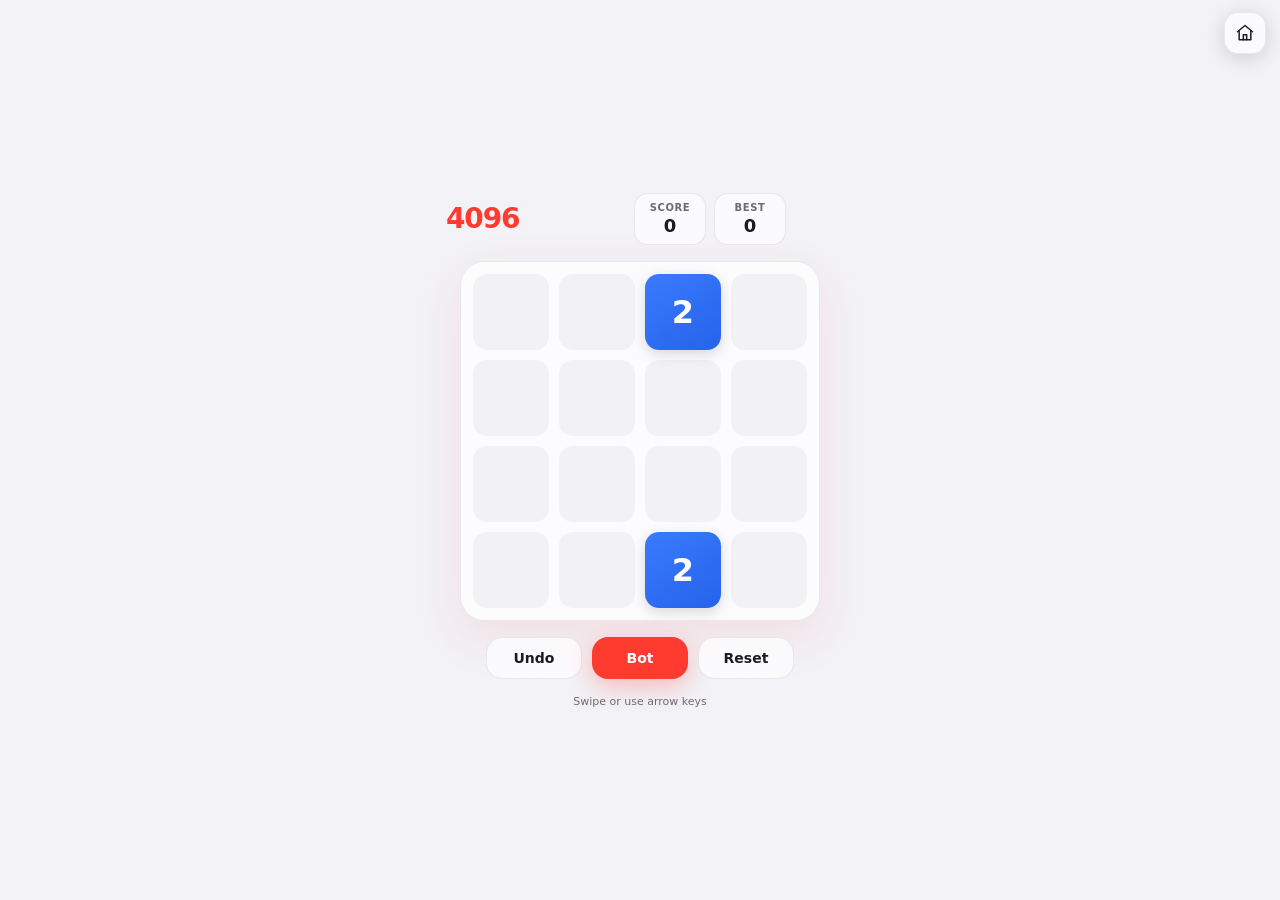
<file: 4096.html>
<!DOCTYPE html>
<html lang="en">
<head>
<meta charset="UTF-8">
<meta name="viewport" content="width=device-width, initial-scale=1.0, maximum-scale=1.0, user-scalable=no, viewport-fit=cover">
<meta name="theme-color" content="#000000">
<title>Ermak X</title>
<link rel="icon" type="image/svg+xml" href="data:image/svg+xml,%3Csvg xmlns='http://www.w3.org/2000/svg' viewBox='0 0 32 32'%3E%3Cpath fill='%231c1c1e' d='M8 6h3.2l4.8 12.5L20.8 6H24v20h-3.2V12.2L16 24h-1.6L9.6 12.2V26H6.4V6z'/%3E%3C/svg%3E">
<script>
(function(){
  try{
    var c=null; try{c=sessionStorage.getItem('ermakx_theme_resolved')}catch(e){}
    var r=c||(matchMedia('(prefers-color-scheme: dark)').matches?'dark':'light');
    document.documentElement.classList.add('theme-'+r);
    document.documentElement.style.background=r==='light'?'#f2f2f7':'#000000';
  }catch(e){}
})();
</script>
<style>
*{margin:0;padding:0;box-sizing:border-box;-webkit-tap-highlight-color:transparent;user-select:none}
html,body{width:100%;height:100%;overflow:hidden;font-family:-apple-system,BlinkMacSystemFont,'SF Pro Text',system-ui,sans-serif}
html{background:#f2f2f7}html.theme-dark{background:#000!important}
body{background:var(--bg);color:var(--text);transition:background .25s,color .25s}
body.theme-dark{
  --bg:#000000;--text:#f5f5f7;--text2:#98989f;--surface:rgba(28,10,10,.55);
  --border:rgba(255,59,48,.22);--accent:#ff3b30;--board:rgba(20,6,6,.65);
  --cell:rgba(255,255,255,.04);--glow:rgba(255,59,48,.2);
}
body.theme-light{
  --bg:#f2f2f7;--text:#1c1c1e;--text2:#6c6c70;--surface:rgba(255,255,255,.7);
  --border:rgba(0,0,0,.08);--accent:#ff3b30;--board:rgba(255,255,255,.75);
  --cell:rgba(0,0,0,.04);--glow:rgba(255,59,48,.1);
}
.home-btn{
  position:fixed;top:calc(12px + env(safe-area-inset-top,0px));right:14px;z-index:100;
  width:42px;height:42px;border-radius:14px;border:1px solid var(--border);
  display:flex;align-items:center;justify-content:center;cursor:pointer;
  background:var(--surface);color:var(--text);
  backdrop-filter:blur(28px) saturate(1.6);-webkit-backdrop-filter:blur(28px) saturate(1.6);
  box-shadow:0 4px 20px rgba(0,0,0,.15);
}
.home-btn:active{transform:scale(.92)}
.home-btn svg{width:20px;height:20px;stroke:currentColor;fill:none;stroke-width:1.8;stroke-linecap:round;stroke-linejoin:round}
.wrap{
  height:100%;max-width:420px;margin:0 auto;display:flex;flex-direction:column;
  padding:calc(16px + env(safe-area-inset-top,0px)) 16px calc(16px + env(safe-area-inset-bottom,0px));
  justify-content:center;gap:16px;
}
.top{display:flex;align-items:center;justify-content:space-between;padding-right:48px}
.logo{font-size:28px;font-weight:800;letter-spacing:-.04em;color:var(--accent)}
.scores{display:flex;gap:8px}
.score-pill{
  min-width:72px;padding:8px 12px;border-radius:14px;text-align:center;
  background:var(--surface);border:1px solid var(--border);
  backdrop-filter:blur(20px);-webkit-backdrop-filter:blur(20px);
}
.score-pill .lbl{font-size:10px;font-weight:700;letter-spacing:.06em;color:var(--text2);text-transform:uppercase}
.score-pill .val{font-size:18px;font-weight:700;margin-top:2px}
.board-wrap{
  aspect-ratio:1;width:100%;max-width:360px;margin:0 auto;padding:12px;border-radius:24px;
  background:var(--board);border:1px solid var(--border);
  backdrop-filter:blur(28px) saturate(1.5);-webkit-backdrop-filter:blur(28px) saturate(1.5);
  box-shadow:0 16px 48px var(--glow), inset 0 1px 0 rgba(255,255,255,.06);
  position:relative;
}
#board{
  display:grid;grid-template-columns:repeat(4,1fr);grid-template-rows:repeat(4,1fr);
  gap:10px;width:100%;height:100%;
}
.cell{
  border-radius:14px;background:var(--cell);display:flex;align-items:center;justify-content:center;
  font-weight:800;font-size:clamp(18px,6vw,32px);color:var(--text);
  transition:transform .12s ease, background .15s;
}
.cell.has-tile{box-shadow:0 4px 14px rgba(0,0,0,.15)}
.cell.tile-2{background:linear-gradient(145deg,#3a7bfd,#2563eb);color:#fff}
.cell.tile-4{background:linear-gradient(145deg,#60a5fa,#3b82f6);color:#fff}
.cell.tile-8{background:linear-gradient(145deg,#fbbf24,#f59e0b);color:#1c1c1e}
.cell.tile-16{background:linear-gradient(145deg,#fb923c,#f97316);color:#fff}
.cell.tile-32{background:linear-gradient(145deg,#f87171,#ef4444);color:#fff}
.cell.tile-64{background:linear-gradient(145deg,#ff3b30,#dc2626);color:#fff}
.cell.tile-128{background:linear-gradient(145deg,#a78bfa,#7c3aed);color:#fff}
.cell.tile-256{background:linear-gradient(145deg,#c084fc,#9333ea);color:#fff}
.cell.tile-512{background:linear-gradient(145deg,#f472b6,#db2777);color:#fff}
.cell.tile-1024{background:linear-gradient(145deg,#34d399,#059669);color:#fff;font-size:clamp(14px,5vw,24px)}
.cell.tile-2048{background:linear-gradient(145deg,#fbbf24,#d97706);color:#1c1c1e;font-size:clamp(14px,5vw,24px)}
.cell.tile-4096{background:linear-gradient(145deg,#ff3b30,#7f1d1d);color:#fff;font-size:clamp(14px,5vw,22px);box-shadow:0 0 24px rgba(255,59,48,.45)}
.actions{display:flex;gap:10px;justify-content:center;flex-wrap:wrap}
.actions button{
  border:1px solid var(--border);background:var(--surface);color:var(--text);
  border-radius:16px;padding:12px 18px;font:inherit;font-size:14px;font-weight:650;cursor:pointer;
  backdrop-filter:blur(20px);-webkit-backdrop-filter:blur(20px);
  min-width:96px;
}
.actions button:active{transform:scale(.97)}
.actions button.primary{background:var(--accent);color:#fff;border:none;box-shadow:0 8px 24px rgba(255,59,48,.3)}
.foot{text-align:center;font-size:11px;color:var(--text2)}
.overlay{
  position:absolute;inset:0;border-radius:24px;display:none;align-items:center;justify-content:center;
  background:rgba(0,0,0,.55);backdrop-filter:blur(10px);-webkit-backdrop-filter:blur(10px);z-index:5;
}
.overlay.show{display:flex}
.overlay .box{
  background:var(--surface);border:1px solid var(--border);border-radius:20px;padding:24px;text-align:center;
  max-width:260px;width:90%;
}
.overlay h3{font-size:20px;margin-bottom:8px}
.overlay p{font-size:13px;color:var(--text2);margin-bottom:16px}
.overlay button{
  width:100%;padding:12px;border:none;border-radius:14px;background:var(--accent);color:#fff;
  font:inherit;font-weight:700;cursor:pointer;
}
.modal{
  position:fixed;inset:0;background:rgba(0,0,0,.55);display:none;align-items:center;justify-content:center;z-index:200;padding:20px;
}
.modal.show{display:flex}
.modal-box{
  width:100%;max-width:320px;border-radius:20px;padding:22px;background:var(--bg);border:1px solid var(--border);text-align:center;
}
.modal-box h3{margin-bottom:8px}
.modal-box p{font-size:13px;color:var(--text2);margin-bottom:16px}
.modal-actions{display:flex;gap:8px}
.modal-actions button{flex:1;padding:12px;border-radius:14px;border:none;font:inherit;font-weight:650;cursor:pointer}
.modal-actions .ok{background:var(--accent);color:#fff}
.modal-actions .cancel{background:var(--cell);color:var(--text)}
</style>
</head>
<body class="theme-dark">
<button class="home-btn" id="closeBtn" title="Home" aria-label="Home">
  <svg viewBox="0 0 24 24"><path d="M3 10.5 12 3l9 7.5"/><path d="M5 10v10h14V10"/><path d="M10 20v-6h4v6"/></svg>
</button>
<div class="wrap">
  <div class="top">
    <div class="logo">4096</div>
    <div class="scores">
      <div class="score-pill"><div class="lbl">Score</div><div class="val" id="currentScore">0</div></div>
      <div class="score-pill"><div class="lbl">Best</div><div class="val" id="bestScore">0</div></div>
    </div>
  </div>
  <div class="board-wrap">
    <div id="board"></div>
    <div class="overlay" id="gameOverOverlay">
      <div class="box">
        <h3 id="overlayTitle">Game Over</h3>
        <p>Score: <span id="finalScore">0</span></p>
        <button type="button" id="restartFromOverlayBtn">Play again</button>
      </div>
    </div>
  </div>
  <div class="actions">
    <button type="button" id="undoBtn">Undo</button>
    <button type="button" class="primary" id="botBtn"><span id="botIcon"></span><span id="botLabel">Bot</span></button>
    <button type="button" id="resetBtn">Reset</button>
  </div>
  <div class="foot">Swipe or use arrow keys</div>
</div>
<div class="modal" id="confirmModal">
  <div class="modal-box">
    <h3>Reset game?</h3>
    <p>Current progress will be lost.</p>
    <div class="modal-actions">
      <button type="button" class="cancel" id="confirmNo">Cancel</button>
      <button type="button" class="ok" id="confirmYes">Reset</button>
    </div>
  </div>
</div>
<script>
const DB_NAME='ermakx', DB_VER=2;
let _db=null;
function openDB(){
  return new Promise((res,rej)=>{
    const r=indexedDB.open(DB_NAME,DB_VER);
    r.onupgradeneeded=()=>{const db=r.result; if(!db.objectStoreNames.contains('kv')) db.createObjectStore('kv')};
    r.onsuccess=()=>{_db=r.result; res(_db)};
    r.onerror=()=>rej(r.error);
  });
}
function idbGet(key){
  return openDB().then(db=>new Promise((res,rej)=>{
    const q=db.transaction('kv','readonly').objectStore('kv').get(key);
    q.onsuccess=()=>res(q.result); q.onerror=()=>rej(q.error);
  }));
}
function idbSet(key,val){
  return openDB().then(db=>new Promise((res,rej)=>{
    const q=db.transaction('kv','readwrite').objectStore('kv').put(val,key);
    q.onsuccess=()=>res(); q.onerror=()=>rej(q.error);
  }));
}
function navigateErmak(url){
  try{
    const ov=document.createElement('div');
    ov.style.cssText='position:fixed;inset:0;z-index:99999;opacity:0;transition:opacity .28s ease;pointer-events:all';
    ov.style.background=getComputedStyle(document.body).backgroundColor||'#000';
    document.body.appendChild(ov);
    requestAnimationFrame(()=>{ov.style.opacity='1'});
    setTimeout(()=>{location.href=url},280);
  }catch(e){location.href=url}
}
async function loadTheme(){
  let theme='system';
  try{const s=await idbGet('ermakx_settings'); if(s&&s.theme) theme=s.theme}catch(e){}
  let resolved=theme==='system'?(matchMedia('(prefers-color-scheme: dark)').matches?'dark':'light'):theme;
  try{const c=sessionStorage.getItem('ermakx_theme_resolved'); if(c) resolved=c}catch(e){}
  document.body.classList.remove('theme-dark','theme-light');
  document.body.classList.add('theme-'+resolved);
  document.documentElement.classList.remove('theme-dark','theme-light');
  document.documentElement.classList.add('theme-'+resolved);
  document.documentElement.style.background=resolved==='light'?'#f2f2f7':'#000000';
  try{sessionStorage.setItem('ermakx_theme_resolved',resolved)}catch(e){}
  const meta=document.querySelector('meta[name="theme-color"]');
  if(meta) meta.content=resolved==='light'?'#f2f2f7':'#000000';
}


const SIZE = 4;
        const TARGET = 4096;

        let grid = [];
        let score = 0;
        let bestScore = 0;
        let history = [];
        let isBotRunning = false;
        let botTimer = null;
        let isGameOver = false;
        let isWin = false;
        let mergedCells = [];
        let mergeTimeout = null;
        let pendingReset = false;

        let mergeAudio = null;
        let gameoverAudio = null;
        let winAudio = null;
        let audioLoaded = false;

        const boardEl = document.getElementById('board');
        const currentScoreEl = document.getElementById('currentScore');
        const bestScoreEl = document.getElementById('bestScore');
        const finalScoreEl = document.getElementById('finalScore');
        const overlay = document.getElementById('gameOverOverlay');
        const overlayTitle = document.getElementById('overlayTitle');
        const botBtn = document.getElementById('botBtn');
        const botIcon = document.getElementById('botIcon');
        const botLabel = document.getElementById('botLabel');
        const undoBtn = document.getElementById('undoBtn');
        const resetBtn = document.getElementById('resetBtn');
        const restartOverlayBtn = document.getElementById('restartFromOverlayBtn');
        const closeBtn = document.getElementById('closeBtn');
        const confirmModal = document.getElementById('confirmModal');
        const confirmYes = document.getElementById('confirmYes');
        const confirmNo = document.getElementById('confirmNo');

        async function loadTheme() {
            let theme = 'system';
            try {
                const s = await idbGet('ermakx_settings');
                if (s && s.theme) theme = s.theme;
            } catch(e) {}
            let resolved = theme === 'system' ? (window.matchMedia('(prefers-color-scheme: dark)').matches ? 'dark' : 'light') : theme;
            try { const c = sessionStorage.getItem('ermakx_theme_resolved'); if (c) resolved = c; } catch(e) {}
            document.body.classList.remove('theme-dark', 'theme-light');
            document.body.classList.add('theme-' + resolved);
            document.documentElement.classList.remove('theme-dark', 'theme-light');
            document.documentElement.classList.add('theme-' + resolved);
            document.documentElement.style.background = resolved === 'light' ? '#f2f2f7' : '#050505';
            try { sessionStorage.setItem('ermakx_theme_resolved', resolved); } catch(e) {}
            const meta = document.querySelector('meta[name="theme-color"]');
            if (meta) meta.content = resolved === 'light' ? '#f2f2f7' : '#050505';
        }

        function initAudio() {
            if (audioLoaded) return;
            try {
                mergeAudio = new Audio('merge.mp3');
                gameoverAudio = new Audio('gameover.mp3');
                winAudio = new Audio('win.mp3');
                audioLoaded = true;
            } catch(e) {}
        }

        function playMergeSound() {
            if (!audioLoaded || !mergeAudio) { initAudio(); return; }
            try { mergeAudio.currentTime = 0; mergeAudio.play().catch(() => {}); } catch(e) {}
        }

        function playGameOverSound() {
            if (!audioLoaded || !gameoverAudio) { initAudio(); return; }
            try { gameoverAudio.currentTime = 0; gameoverAudio.play().catch(() => {}); } catch(e) {}
        }

        function playWinSound() {
            if (!audioLoaded || !winAudio) { initAudio(); return; }
            try { winAudio.currentTime = 0; winAudio.play().catch(() => {}); } catch(e) {}
        }

        document.addEventListener('touchstart', initAudio, { once: true });
        document.addEventListener('click', initAudio, { once: true });

        function createFireworks() {
            const colors = ['#ef4444', '#f59e0b', '#22c55e', '#3b82f6', '#a855f7', '#ec4899', '#06b6d4', '#f97316', '#8b5cf6'];
            for (let i = 0; i < 100; i++) {
                const el = document.createElement('div');
                el.className = 'firework-particle';
                el.style.left = Math.random() * window.innerWidth + 'px';
                el.style.top = Math.random() * window.innerHeight + 'px';
                el.style.background = colors[Math.floor(Math.random() * colors.length)];
                const size = 4 + Math.random() * 10;
                el.style.width = size + 'px';
                el.style.height = size + 'px';
                el.style.animationDuration = (1 + Math.random() * 1.5) + 's';
                el.style.animationDelay = Math.random() * 2 + 's';
                document.body.appendChild(el);
                setTimeout(() => el.remove(), 3500);
            }
        }

        function createEmptyGrid() {
            return Array.from({ length: SIZE }, () => Array(SIZE).fill(0));
        }

        function cloneGrid(g) {
            return g.map(row => [...row]);
        }

        function getEmptyCells(g) {
            const cells = [];
            for (let r = 0; r < SIZE; r++) {
                for (let c = 0; c < SIZE; c++) {
                    if (g[r][c] === 0) cells.push({ r, c });
                }
            }
            return cells;
        }

        function spawnTile(g) {
            const empty = getEmptyCells(g);
            if (empty.length === 0) return false;
            const { r, c } = empty[Math.floor(Math.random() * empty.length)];
            g[r][c] = Math.random() < 0.9 ? 2 : 4;
            return true;
        }

        function isGridFull(g) {
            return getEmptyCells(g).length === 0;
        }

        function canMove(g) {
            if (!isGridFull(g)) return true;
            for (let r = 0; r < SIZE; r++) {
                for (let c = 0; c < SIZE; c++) {
                    const val = g[r][c];
                    if (c < SIZE - 1 && g[r][c + 1] === val) return true;
                    if (r < SIZE - 1 && g[r + 1][c] === val) return true;
                }
            }
            return false;
        }

        function slideRow(row) {
            let filtered = row.filter(v => v !== 0);
            let merged = [];
            let mergedScore = 0;
            let mergePositions = [];
            let i = 0;
            while (i < filtered.length) {
                if (i + 1 < filtered.length && filtered[i] === filtered[i + 1]) {
                    const val = filtered[i] * 2;
                    merged.push(val);
                    mergedScore += val;
                    mergePositions.push(merged.length - 1);
                    i += 2;
                } else {
                    merged.push(filtered[i]);
                    i++;
                }
            }
            while (merged.length < SIZE) merged.push(0);
            return { row: merged, score: mergedScore, mergePositions };
        }

        function moveGrid(g, direction) {
            let newGrid = cloneGrid(g);
            let totalScore = 0;
            let moved = false;

            const dirs = {
                'left': { rows: newGrid, reverse: false, transpose: false },
                'right': { rows: newGrid, reverse: true, transpose: false },
                'up': { rows: newGrid, reverse: false, transpose: true },
                'down': { rows: newGrid, reverse: true, transpose: true }
            };

            const d = dirs[direction];
            let rows = d.rows;

            if (d.transpose) {
                rows = rows[0].map((_, idx) => rows.map(row => row[idx]));
            }

            const newRows = [];
            const allMergePos = [];
            for (let rowIdx = 0; rowIdx < rows.length; rowIdx++) {
                let r = [...rows[rowIdx]];
                if (d.reverse) r.reverse();
                const result = slideRow(r);
                if (d.reverse) result.row.reverse();
                newRows.push(result.row);
                totalScore += result.score;
                if (result.row.join(',') !== rows[rowIdx].join(',')) moved = true;
                if (result.mergePositions.length > 0) {
                    allMergePos.push({ row: rowIdx, positions: result.mergePositions });
                }
            }

            mergedCells = [];
            for (const mp of allMergePos) {
                for (const pos of mp.positions) {
                    let r = mp.row;
                    let c = pos;
                    if (d.reverse) c = SIZE - 1 - c;
                    if (d.transpose) {
                        const tmp = r;
                        r = c;
                        c = tmp;
                    }
                    mergedCells.push({ r, c });
                }
            }

            if (d.transpose) {
                const transposed = newRows[0].map((_, idx) => newRows.map(row => row[idx]));
                for (let r = 0; r < SIZE; r++) {
                    for (let c = 0; c < SIZE; c++) {
                        newGrid[r][c] = transposed[r][c];
                    }
                }
            } else {
                newGrid = newRows;
            }

            return { grid: newGrid, score: totalScore, moved };
        }

        function saveGame() {
            const state = { grid, score, bestScore, isWin };
            try { idbSet('ermakx_game4096', state); } catch(e) {}
        }

        function loadGame() {
            return idbGet('ermakx_game4096').then(data => {
                if (!data) return false;
                try {
                    grid = data.grid;
                    score = data.score || 0;
                    bestScore = data.bestScore || bestScore;
                    isWin = !!data.isWin;
                    return true;
                } catch(e) { return false; }
            }).catch(() => false);
        }

        function render() {
            const overlayEl = document.getElementById('gameOverOverlay');
            boardEl.innerHTML = '';

            for (let r = 0; r < SIZE; r++) {
                for (let c = 0; c < SIZE; c++) {
                    const cell = document.createElement('div');
                    cell.className = 'cell';
                    cell.dataset.row = r;
                    cell.dataset.col = c;
                    const val = grid[r][c];
                    if (val > 0) {
                        cell.classList.add('has-tile');
                        cell.classList.add(`tile-${val}`);
                        cell.textContent = val;
                    }
                    boardEl.appendChild(cell);
                }
            }

            if (mergedCells.length > 0) {
                const cells = boardEl.querySelectorAll('.cell');
                cells.forEach((el) => {
                    const r = parseInt(el.dataset.row);
                    const c = parseInt(el.dataset.col);
                    if (mergedCells.some(m => m.r === r && m.c === c)) {
                        el.classList.add('merge-highlight');
                    }
                });
                if (mergeTimeout) clearTimeout(mergeTimeout);
                mergeTimeout = setTimeout(() => {
                    document.querySelectorAll('.merge-highlight').forEach(el => {
                        el.classList.remove('merge-highlight');
                    });
                    mergedCells = [];
                }, 3000);
            }

            boardEl.appendChild(overlayEl);

            currentScoreEl.textContent = score;
            if (score > bestScore) {
                bestScore = score;
                void 0;
            }
            bestScoreEl.textContent = bestScore;

            let hasTarget = false;
            for (let r = 0; r < SIZE; r++) {
                for (let c = 0; c < SIZE; c++) {
                    if (grid[r][c] >= TARGET) hasTarget = true;
                }
            }

            if (hasTarget && !isWin && !isGameOver) {
                isWin = true;
                overlayTitle.textContent = '🎉 Победа! 4096!';
                overlay.classList.add('show');
                finalScoreEl.textContent = score;
                playWinSound();
                createFireworks();
                setTimeout(createFireworks, 1000);
                setTimeout(createFireworks, 2000);
                saveGame();
                return;
            }

            if (!canMove(grid) && isGridFull(grid)) {
                if (!isGameOver) {
                    isGameOver = true;
                    overlayTitle.textContent = '💀 Game Over';
                    finalScoreEl.textContent = score;
                    overlay.classList.add('show');
                    playGameOverSound();
                    if (isBotRunning) stopBot();
                }
            } else {
                isGameOver = false;
                overlay.classList.remove('show');
            }

            saveGame();
        }

        function makeMove(direction, saveHistoryFlag = true) {
            if (isGameOver && !isWin) return false;

            const result = moveGrid(grid, direction);
            if (!result.moved) return false;

            if (saveHistoryFlag) {
                history.push({ grid: cloneGrid(grid), score });
            }

            grid = result.grid;
            score += result.score;

            if (result.score > 0) {
                playMergeSound();
            }

            spawnTile(grid);
            render();
            return true;
        }

        function undo() {
            if (isBotRunning) return;
            if (history.length === 0) return;
            const state = history.pop();
            grid = state.grid;
            score = state.score;
            isWin = false;
            isGameOver = false;
            mergedCells = [];
            render();
        }

        function resetGame() {
            if (isBotRunning) stopBot();
            history = [];
            grid = createEmptyGrid();
            score = 0;
            isWin = false;
            isGameOver = false;
            mergedCells = [];
            spawnTile(grid);
            spawnTile(grid);
            render();
        }

        function evaluateGrid(g) {
            let empty = getEmptyCells(g).length;
            let maxTile = 0;
            let mono = 0;
            let smooth = 0;
            let corner = 0;

            for (let r = 0; r < SIZE; r++) {
                for (let c = 0; c < SIZE; c++) {
                    const v = g[r][c];
                    if (v > maxTile) maxTile = v;
                    if (c < SIZE - 1) {
                        const n = g[r][c + 1];
                        if (v && n) smooth -= Math.abs(Math.log2(v) - Math.log2(n));
                        if (v && n && v >= n) mono += Math.log2(v);
                        else if (v && n) mono -= Math.log2(n);
                    }
                    if (r < SIZE - 1) {
                        const n = g[r + 1][c];
                        if (v && n) smooth -= Math.abs(Math.log2(v) - Math.log2(n));
                        if (v && n && v >= n) mono += Math.log2(v);
                        else if (v && n) mono -= Math.log2(n);
                    }
                }
            }
            // Prefer max tile in bottom-left / corners
            const corners = [g[0][0], g[0][SIZE-1], g[SIZE-1][0], g[SIZE-1][SIZE-1]];
            if (corners.includes(maxTile) && maxTile > 0) corner = maxTile * 4;
            // snake weight: bottom row preferred
            let snake = 0;
            const weights = [
              [0.1,0.2,0.3,0.4],
              [0.5,0.6,0.7,0.8],
              [1.2,1.4,1.6,1.8],
              [3.5,3.0,2.5,2.0]
            ];
            for (let r = 0; r < SIZE; r++)
              for (let c = 0; c < SIZE; c++)
                if (g[r][c]) snake += g[r][c] * weights[r][c];

            return empty * 1200 + smooth * 80 + mono * 40 + corner + snake + maxTile * 8;
        }

        function getBestMove(g, depth = 4) {
            const dirs = ['up', 'down', 'left', 'right'];
            let bestDir = null;
            let bestScore = -Infinity;

            function search(grid, d, isPlayer) {
              if (d === 0) return evaluateGrid(grid);
              if (isPlayer) {
                let best = -Infinity;
                let any = false;
                for (const dir of dirs) {
                  const result = moveGrid(grid, dir);
                  if (!result.moved) continue;
                  any = true;
                  const sc = search(result.grid, d - 1, false) + result.score * 2;
                  if (sc > best) best = sc;
                }
                return any ? best : evaluateGrid(grid);
              } else {
                const empty = getEmptyCells(grid);
                if (!empty.length) return evaluateGrid(grid);
                // sample up to 6 empties for speed
                const cells = empty.length > 6 ? empty.sort(()=>Math.random()-0.5).slice(0,6) : empty;
                let total = 0, wsum = 0;
                for (const {r,c} of cells) {
                  for (const [val, p] of [[2,0.9],[4,0.1]]) {
                    const ng = cloneGrid(grid);
                    ng[r][c] = val;
                    total += p * search(ng, d - 1, true);
                    wsum += p;
                  }
                }
                return wsum ? total / wsum : evaluateGrid(grid);
              }
            }

            for (const dir of dirs) {
                const result = moveGrid(g, dir);
                if (!result.moved) continue;
                const sc = search(result.grid, Math.max(0, depth - 1), false) + result.score * 2;
                if (sc > bestScore) {
                    bestScore = sc;
                    bestDir = dir;
                }
            }
            return { direction: bestDir, score: bestScore };
        }


        function botStep() {
            if (!isBotRunning || isGameOver || isWin) {
                stopBot();
                return;
            }

            const result = getBestMove(grid, 4);

            if (!result.direction) {
                if (!canMove(grid) && isGridFull(grid)) {
                    isGameOver = true;
                    render();
                    playGameOverSound();
                }
                stopBot();
                return;
            }

            const moved = makeMove(result.direction, true);

            if (!moved) {
                botTimer = setTimeout(botStep, 150);
                return;
            }

            botTimer = setTimeout(botStep, 250);
        }

        function startBot() {
            if (isBotRunning) return;
            if (isGameOver || isWin) { resetGame(); }
            isBotRunning = true;
            botIcon.textContent = '';
            botLabel.textContent = 'Stop';
            botBtn.classList.add('bot-active');
            botStep();
        }

        function stopBot() {
            isBotRunning = false;
            if (botTimer) { clearTimeout(botTimer); botTimer = null; }
            botIcon.textContent = '';
            botLabel.textContent = 'Bot';
            botBtn.classList.remove('bot-active');
        }

        function toggleBot() {
            if (isBotRunning) { stopBot(); } else { startBot(); }
        }

        let touchStartX = 0, touchStartY = 0, isSwiping = false;
        let mouseDown = false, mouseStartX = 0, mouseStartY = 0;

        document.addEventListener('mousedown', (e) => {
            if (isBotRunning) return;
            const rect = boardEl.getBoundingClientRect();
            if (e.clientX < rect.left || e.clientX > rect.right ||
                e.clientY < rect.top || e.clientY > rect.bottom) return;
            mouseDown = true;
            mouseStartX = e.clientX;
            mouseStartY = e.clientY;
        });

        document.addEventListener('mouseup', (e) => {
            if (!mouseDown || isBotRunning) { mouseDown = false; return; }
            mouseDown = false;
            const dx = e.clientX - mouseStartX;
            const dy = e.clientY - mouseStartY;
            if (Math.max(Math.abs(dx), Math.abs(dy)) < 30) return;
            const dir = Math.abs(dx) > Math.abs(dy) ? (dx > 0 ? 'right' : 'left') : (dy > 0 ? 'down' : 'up');
            makeMove(dir, true);
        });

        document.addEventListener('touchstart', (e) => {
            if (isBotRunning) return;
            const touch = e.touches[0];
            const rect = boardEl.getBoundingClientRect();
            if (touch.clientX < rect.left || touch.clientX > rect.right ||
                touch.clientY < rect.top || touch.clientY > rect.bottom) return;
            touchStartX = touch.clientX;
            touchStartY = touch.clientY;
            isSwiping = true;
        }, { passive: true });

        document.addEventListener('touchmove', (e) => {
            if (isBotRunning || !isSwiping) return;
            e.preventDefault();
        }, { passive: false });

        document.addEventListener('touchend', (e) => {
            if (isBotRunning || !isSwiping) return;
            isSwiping = false;
            const touch = e.changedTouches[0];
            const dx = touch.clientX - touchStartX;
            const dy = touch.clientY - touchStartY;
            if (Math.max(Math.abs(dx), Math.abs(dy)) < 30) return;
            const dir = Math.abs(dx) > Math.abs(dy) ? (dx > 0 ? 'right' : 'left') : (dy > 0 ? 'down' : 'up');
            makeMove(dir, true);
        }, { passive: true });

        document.addEventListener('keydown', (e) => {
            if (isBotRunning) return;
            const map = { 'ArrowUp': 'up', 'ArrowDown': 'down', 'ArrowLeft': 'left', 'ArrowRight': 'right' };
            const dir = map[e.key];
            if (dir) { e.preventDefault(); makeMove(dir, true); }
            if (e.key === 'z' && (e.ctrlKey || e.metaKey)) { e.preventDefault(); undo(); }
        });

        async function init() {
            await loadTheme();

            const loaded = await loadGame();
            if (loaded && grid && grid.length === SIZE) {
                let valid = true;
                for (let r = 0; r < SIZE; r++) {
                    if (!grid[r] || grid[r].length !== SIZE) valid = false;
                }
                if (!valid) { grid = createEmptyGrid(); score = 0; isWin = false; }
            } else {
                grid = createEmptyGrid(); score = 0; isWin = false;
            }

            let hasTiles = false;
            for (let r = 0; r < SIZE; r++) {
                for (let c = 0; c < SIZE; c++) {
                    if (grid[r][c] > 0) hasTiles = true;
                }
            }
            if (!hasTiles) { spawnTile(grid); spawnTile(grid); }

            bestScore = bestScore || 0;
            render();

            resetBtn.addEventListener('click', (e) => {
                e.stopPropagation();
                if (isBotRunning) stopBot();
                confirmModal.classList.add('show');
                pendingReset = true;
            });

            confirmYes.addEventListener('click', (e) => {
                e.stopPropagation();
                confirmModal.classList.remove('show');
                if (pendingReset) { resetGame(); pendingReset = false; }
            });

            confirmNo.addEventListener('click', (e) => {
                e.stopPropagation();
                confirmModal.classList.remove('show');
                pendingReset = false;
            });

            undoBtn.addEventListener('click', (e) => { e.stopPropagation(); undo(); });
            botBtn.addEventListener('click', (e) => { e.stopPropagation(); toggleBot(); });

            restartOverlayBtn.addEventListener('click', (e) => {
                e.stopPropagation();
                confirmModal.classList.add('show');
                pendingReset = true;
            });

            closeBtn.addEventListener('click', (e) => {
                e.stopPropagation();
                if (isBotRunning) stopBot();
                navigateErmak('index.html');
            });

        }

        

document.addEventListener('DOMContentLoaded', init);
</script>
</body>
</html>
</file>
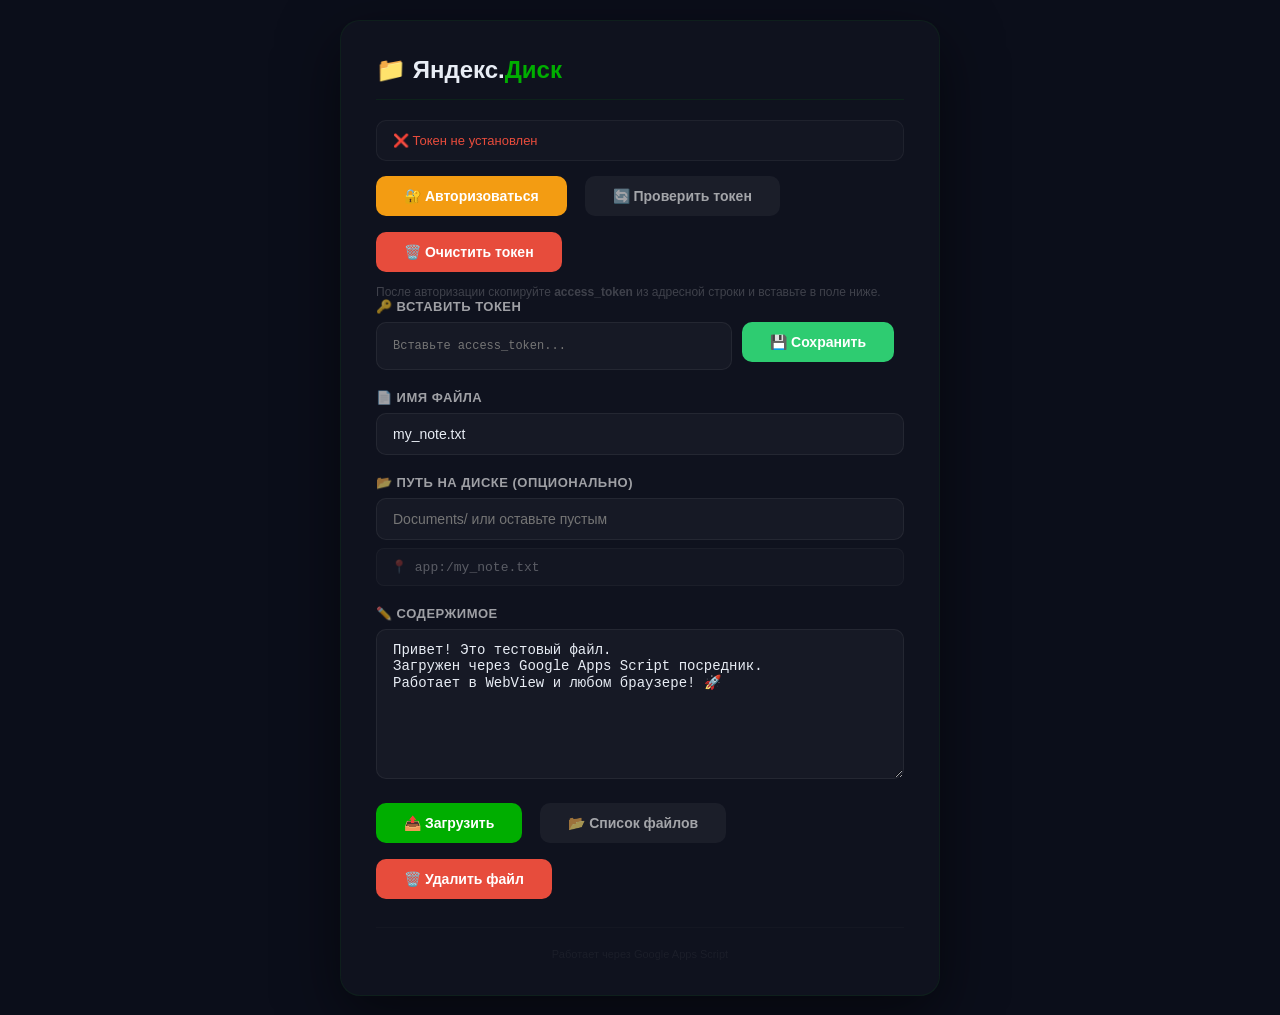
<file: deepseek_html_20260628_6f43bf (1).html>
<!DOCTYPE html>
<html lang="ru">
<head>
    <meta charset="UTF-8">
    <meta name="viewport" content="width=device-width, initial-scale=1.0">
    <title>Яндекс.Диск загрузчик</title>
    <style>
        * {
            margin: 0;
            padding: 0;
            box-sizing: border-box;
        }
        body {
            font-family: 'Segoe UI', Arial, sans-serif;
            background: #0b0e1a;
            min-height: 100vh;
            padding: 20px;
            display: flex;
            justify-content: center;
            align-items: center;
        }
        .container {
            background: rgba(255, 255, 255, 0.02);
            max-width: 600px;
            width: 100%;
            padding: 35px;
            border-radius: 20px;
            border: 1px solid rgba(0, 174, 0, 0.08);
            box-shadow: 0 20px 60px rgba(0, 0, 0, 0.5);
        }
        h1 {
            color: #e8edf5;
            margin-bottom: 20px;
            border-bottom: 1px solid rgba(0, 174, 0, 0.1);
            padding-bottom: 15px;
            font-size: 24px;
        }
        h1 span { color: #00AE00; }
        .form-group { margin-bottom: 20px; }
        label {
            display: block;
            font-weight: 600;
            margin-bottom: 8px;
            color: rgba(255, 255, 255, 0.6);
            font-size: 13px;
            text-transform: uppercase;
            letter-spacing: 0.5px;
        }
        input[type="text"],
        textarea {
            width: 100%;
            padding: 12px 16px;
            background: rgba(255, 255, 255, 0.03);
            border: 1px solid rgba(255, 255, 255, 0.06);
            border-radius: 10px;
            font-size: 14px;
            color: #e8edf5;
            transition: border-color 0.3s;
            font-family: inherit;
        }
        input[type="text"]:focus,
        textarea:focus {
            border-color: rgba(0, 174, 0, 0.3);
            outline: none;
        }
        textarea {
            height: 150px;
            resize: vertical;
            font-family: 'Courier New', monospace;
        }
        .btn {
            padding: 12px 28px;
            border: none;
            border-radius: 10px;
            font-size: 14px;
            font-weight: 600;
            cursor: pointer;
            transition: all 0.3s;
            margin-right: 10px;
            margin-bottom: 8px;
        }
        .btn:hover { transform: translateY(-2px);
            box-shadow: 0 5px 20px rgba(0, 0, 0, 0.3); }
        .btn-primary { background: #00AE00;
            color: white; }
        .btn-primary:hover { background: #00cc00; }
        .btn-secondary { background: rgba(255, 255, 255, 0.05);
            color: rgba(255, 255, 255, 0.6); }
        .btn-secondary:hover { background: rgba(255, 255, 255, 0.1); }
        .btn-danger { background: #e74c3c;
            color: white; }
        .btn-danger:hover { background: #c0392b; }
        .btn-success { background: #2ecc71;
            color: white; }
        .btn-success:hover { background: #27ae60; }
        .btn-warning { background: #f39c12;
            color: white; }
        .btn-warning:hover { background: #e67e22; }
        .button-group {
            display: flex;
            flex-wrap: wrap;
            gap: 8px;
            margin-top: 5px;
        }
        .status {
            margin-top: 20px;
            padding: 15px;
            border-radius: 10px;
            display: none;
            white-space: pre-wrap;
            font-size: 14px;
            line-height: 1.6;
        }
        .status.success { display: block;
            background: rgba(46, 204, 113, 0.1);
            color: #2ecc71;
            border: 1px solid rgba(46, 204, 113, 0.1); }
        .status.error { display: block;
            background: rgba(231, 76, 60, 0.1);
            color: #e74c3c;
            border: 1px solid rgba(231, 76, 60, 0.1); }
        .status.info { display: block;
            background: rgba(52, 152, 219, 0.1);
            color: #3498db;
            border: 1px solid rgba(52, 152, 219, 0.1); }
        .token-status {
            padding: 12px 16px;
            border-radius: 10px;
            margin: 15px 0;
            font-size: 13px;
            background: rgba(255, 255, 255, 0.02);
            border: 1px solid rgba(255, 255, 255, 0.05);
            color: rgba(255, 255, 255, 0.4);
        }
        .token-status .ok { color: #2ecc71; }
        .token-status .no { color: #e74c3c; }
        .path-preview {
            background: rgba(255, 255, 255, 0.02);
            padding: 10px 14px;
            border-radius: 8px;
            font-family: monospace;
            font-size: 13px;
            margin-top: 8px;
            color: rgba(255, 255, 255, 0.3);
            border: 1px solid rgba(255, 255, 255, 0.03);
        }
        .loading {
            display: none;
            align-items: center;
            gap: 10px;
            color: rgba(255, 255, 255, 0.3);
        }
        .spinner {
            display: inline-block;
            width: 20px;
            height: 20px;
            border: 2px solid rgba(255, 255, 255, 0.05);
            border-top: 2px solid #00AE00;
            border-radius: 50%;
            animation: spin 0.8s linear infinite;
        }
        @keyframes spin {
            0% { transform: rotate(0deg); }
            100% { transform: rotate(360deg); }
        }
        .footer {
            margin-top: 20px;
            text-align: center;
            color: rgba(255, 255, 255, 0.05);
            font-size: 11px;
            border-top: 1px solid rgba(255, 255, 255, 0.02);
            padding-top: 20px;
        }
        .login-hint {
            color: rgba(255, 255, 255, 0.2);
            font-size: 12px;
            margin-top: 5px;
        }
        .login-hint a {
            color: #00AE00;
            text-decoration: none;
        }
        .login-hint a:hover {
            text-decoration: underline;
        }
    </style>
</head>
<body>
    <div class="container">
        <h1>📁 Яндекс.<span>Диск</span></h1>

        <div id="tokenStatus" class="token-status">
            <span id="tokenMessage">⏳ Проверка токена...</span>
        </div>

        <div class="button-group">
            <button id="authBtn" class="btn btn-warning">🔐 Авторизоваться</button>
            <button id="checkTokenBtn" class="btn btn-secondary">🔄 Проверить токен</button>
            <button id="clearTokenBtn" class="btn btn-danger">🗑️ Очистить токен</button>
        </div>

        <div class="login-hint">
            После авторизации скопируйте <strong>access_token</strong> из адресной строки и вставьте в поле ниже.
        </div>

        <div class="form-group">
            <label>🔑 Вставить токен</label>
            <div style="display: flex; gap: 10px; flex-wrap: wrap;">
                <input type="text" id="tokenInput" placeholder="Вставьте access_token..." style="flex:1; min-width: 200px; font-family: monospace; font-size: 12px;">
                <button id="saveTokenBtn" class="btn btn-success">💾 Сохранить</button>
            </div>
        </div>

        <div class="form-group">
            <label for="filename">📄 Имя файла</label>
            <input type="text" id="filename" value="my_note.txt" placeholder="example.txt">
        </div>

        <div class="form-group">
            <label for="folderPath">📂 Путь на Диске (опционально)</label>
            <input type="text" id="folderPath" placeholder="Documents/ или оставьте пустым">
            <div class="path-preview">📍 <span id="fullPath">app:/my_note.txt</span></div>
        </div>

        <div class="form-group">
            <label for="content">✏️ Содержимое</label>
            <textarea id="content">Привет! Это тестовый файл.
Загружен через Google Apps Script посредник.
Работает в WebView и любом браузере! 🚀</textarea>
        </div>

        <div class="button-group">
            <button id="uploadBtn" class="btn btn-primary">📤 Загрузить</button>
            <button id="listBtn" class="btn btn-secondary">📂 Список файлов</button>
            <button id="deleteBtn" class="btn btn-danger">🗑️ Удалить файл</button>
            <span class="loading" id="loader"><span class="spinner"></span> Загрузка...</span>
        </div>

        <div id="statusMessage" class="status"></div>
        <div class="footer">Работает через Google Apps Script</div>
    </div>

    <script>
        // ============ ССЫЛКА НА СКРИПТ ============
        const SCRIPT_URL = 'https://script.google.com/macros/s/AKfycbw1Zt4AMxukbOKOT6TpQtvchw6LpA0mklVy2f4ov2x1NfrZVnVQoyM5uKNWjZVNTm5w/exec';

        // ============ DOM ЭЛЕМЕНТЫ ============
        const tokenStatus = document.getElementById('tokenStatus');
        const tokenMessage = document.getElementById('tokenMessage');
        const tokenInput = document.getElementById('tokenInput');
        const saveTokenBtn = document.getElementById('saveTokenBtn');
        const authBtn = document.getElementById('authBtn');
        const checkTokenBtn = document.getElementById('checkTokenBtn');
        const clearTokenBtn = document.getElementById('clearTokenBtn');
        const filenameInput = document.getElementById('filename');
        const folderPathInput = document.getElementById('folderPath');
        const contentTextarea = document.getElementById('content');
        const fullPathSpan = document.getElementById('fullPath');
        const uploadBtn = document.getElementById('uploadBtn');
        const listBtn = document.getElementById('listBtn');
        const deleteBtn = document.getElementById('deleteBtn');
        const statusDiv = document.getElementById('statusMessage');
        const loader = document.getElementById('loader');

        let accessToken = localStorage.getItem('yandex_token') || null;

        // ============ ВСПОМОГАТЕЛЬНЫЕ ФУНКЦИИ ============

        function showStatus(message, type = 'info') {
            statusDiv.textContent = message;
            statusDiv.className = `status ${type}`;
            statusDiv.style.display = 'block';
        }

        function hideStatus() {
            statusDiv.style.display = 'none';
        }

        function setLoading(loading) {
            loader.style.display = loading ? 'flex' : 'none';
            uploadBtn.disabled = loading;
            listBtn.disabled = loading;
            deleteBtn.disabled = loading;
        }

        function updatePath() {
            const folder = folderPathInput.value.trim();
            const filename = filenameInput.value.trim() || 'untitled.txt';
            const path = folder ? `app:/${folder.replace(/^\/+/, '').replace(/\/+$/, '')}/${filename}` : `app:/${filename}`;
            fullPathSpan.textContent = path;
        }

        function updateUI() {
            if (accessToken) {
                tokenStatus.innerHTML = `<span class="ok">✅ Токен активен (${accessToken.substring(0, 20)}...)</span>`;
                tokenInput.value = accessToken;
                uploadBtn.disabled = false;
                listBtn.disabled = false;
                deleteBtn.disabled = false;
            } else {
                tokenStatus.innerHTML = `<span class="no">❌ Токен не установлен</span>`;
                tokenInput.value = '';
                uploadBtn.disabled = true;
                listBtn.disabled = true;
                deleteBtn.disabled = true;
            }
        }

        // ============ РАБОТА С ТОКЕНОМ ============

        function saveToken() {
            const token = tokenInput.value.trim();
            if (!token || token.length < 10) {
                showStatus('⚠️ Введите корректный токен', 'error');
                return;
            }
            accessToken = token;
            localStorage.setItem('yandex_token', accessToken);
            updateUI();
            showStatus('✅ Токен сохранён!', 'success');
            setTimeout(hideStatus, 2000);
        }

        function clearToken() {
            accessToken = null;
            localStorage.removeItem('yandex_token');
            updateUI();
            showStatus('🗑️ Токен очищен', 'info');
            setTimeout(hideStatus, 2000);
        }

        function getAuthUrl() {
            const clientId = '834edc54f2be4ea0ae277ac3013d2e91';
            const url =
                `https://oauth.yandex.com/authorize?response_type=token&client_id=${clientId}`;
            window.open(url, '_blank', 'width=600,height=700');
            showStatus('🔐 Открыто окно авторизации. После получения токена вставьте его в поле выше.', 'info');
        }

        // ============ ЗАПРОСЫ К СКРИПТУ (GET + no-cors) ============

        async function callScript(action, params = {}) {
            if (!accessToken) throw new Error('Токен не установлен');

            const url = new URL(SCRIPT_URL);
            url.searchParams.append('action', action);
            url.searchParams.append('token', accessToken);
            
            for (const key in params) {
                url.searchParams.append(key, params[key]);
            }

            // GET + no-cors — обход CORS
            await fetch(url.toString(), {
                method: 'GET',
                mode: 'no-cors',
                headers: {
                    'Accept': 'application/json'
                }
            });

            return { success: true };
        }

        // ============ ДЕЙСТВИЯ ============

        async function uploadFile() {
            const filename = filenameInput.value.trim() || 'untitled.txt';
            const folder = folderPathInput.value.trim();
            const content = contentTextarea.value;

            if (!content) {
                showStatus('⚠️ Введите содержимое', 'error');
                return;
            }

            setLoading(true);
            hideStatus();

            try {
                await callScript('upload', {
                    filename: filename,
                    content: content,
                    folder: folder
                });
                showStatus(`✅ Файл "${filename}" отправлен на загрузку!`, 'success');
            } catch (error) {
                showStatus(`❌ Ошибка: ${error.message}`, 'error');
            } finally {
                setLoading(false);
                setTimeout(hideStatus, 5000);
            }
        }

        async function listFiles() {
            setLoading(true);
            hideStatus();

            try {
                const folder = folderPathInput.value.trim();
                await callScript('list', { folder: folder });
                showStatus('📂 Запрос списка файлов отправлен', 'info');
            } catch (error) {
                showStatus(`❌ Ошибка: ${error.message}`, 'error');
            } finally {
                setLoading(false);
                setTimeout(hideStatus, 3000);
            }
        }

        async function deleteFile() {
            const filename = filenameInput.value.trim();
            if (!filename) {
                showStatus('⚠️ Укажите имя файла для удаления', 'error');
                return;
            }

            if (!confirm(`Удалить файл "${filename}"?`)) return;

            setLoading(true);
            hideStatus();

            try {
                const folder = folderPathInput.value.trim();
                await callScript('delete', {
                    filename: filename,
                    folder: folder
                });
                showStatus(`✅ Файл "${filename}" отправлен на удаление`, 'success');
            } catch (error) {
                showStatus(`❌ Ошибка: ${error.message}`, 'error');
            } finally {
                setLoading(false);
                setTimeout(hideStatus, 5000);
            }
        }

        // ============ ОБРАБОТЧИКИ ============

        saveTokenBtn.addEventListener('click', saveToken);
        authBtn.addEventListener('click', getAuthUrl);
        checkTokenBtn.addEventListener('click', () => {
            if (accessToken) {
                showStatus('✅ Токен сохранён в localStorage', 'success');
            } else {
                showStatus('❌ Токен не установлен', 'error');
            }
        });
        clearTokenBtn.addEventListener('click', clearToken);
        uploadBtn.addEventListener('click', uploadFile);
        listBtn.addEventListener('click', listFiles);
        deleteBtn.addEventListener('click', deleteFile);
        filenameInput.addEventListener('input', updatePath);
        folderPathInput.addEventListener('input', updatePath);
        tokenInput.addEventListener('keypress', (e) => {
            if (e.key === 'Enter') saveToken();
        });

        // ============ ИНИЦИАЛИЗАЦИЯ ============

        updateUI();
        updatePath();

        console.log('🚀 Приложение готово (no-cors)');
        console.log('📌 SCRIPT_URL:', SCRIPT_URL);
        console.log('🔑 Токен:', accessToken ? '✅ установлен' : '❌ не установлен');
    </script>
</body>
</html>
</file>
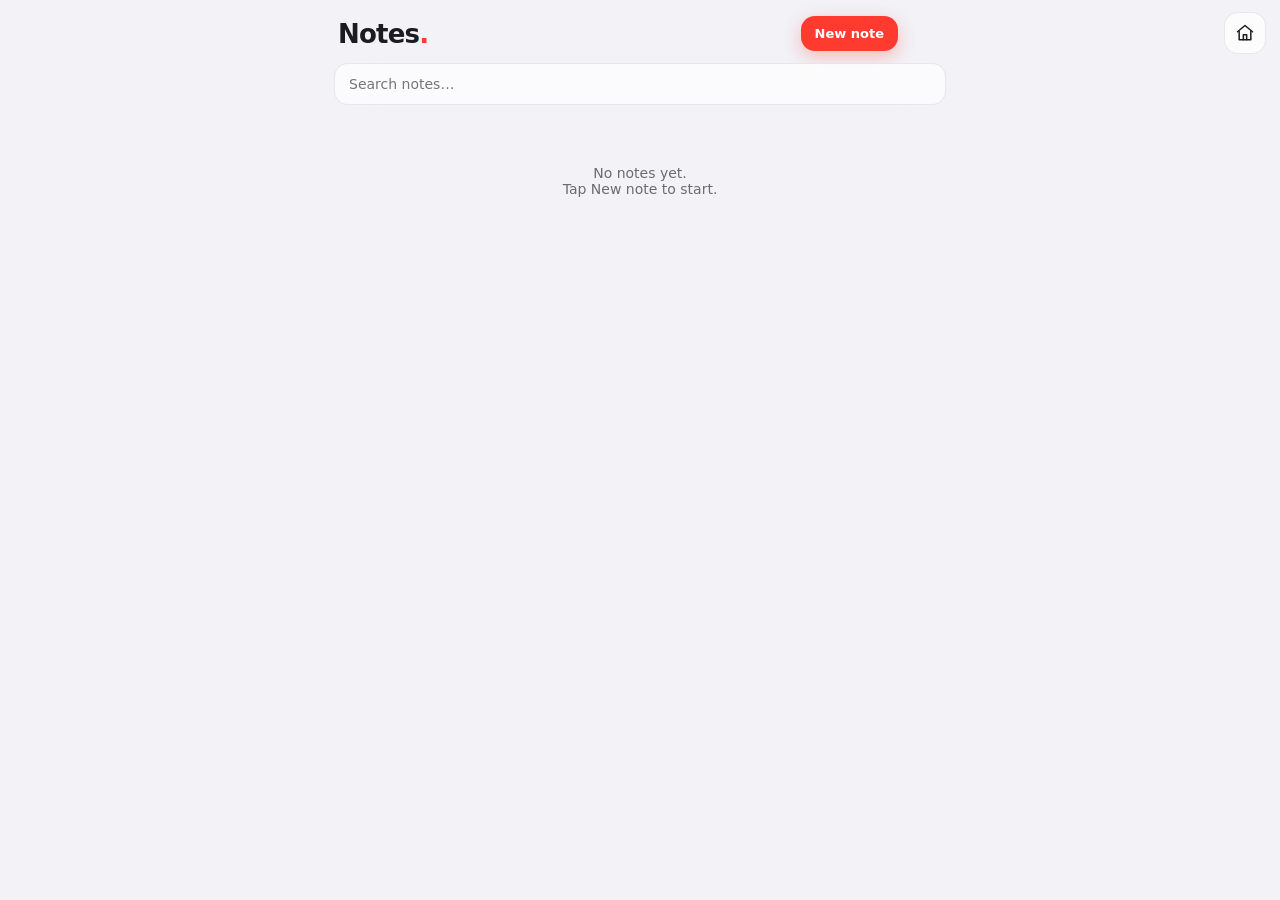
<file: notes.html>
<!DOCTYPE html>
<html lang="en">
<head>
<meta charset="UTF-8">
<meta name="viewport" content="width=device-width, initial-scale=1.0, maximum-scale=1.0, user-scalable=no, viewport-fit=cover">
<meta name="theme-color" content="#000000">
<title>Ermak X</title>
<link rel="icon" type="image/svg+xml" href="data:image/svg+xml,%3Csvg xmlns='http://www.w3.org/2000/svg' viewBox='0 0 32 32'%3E%3Cpath fill='%231c1c1e' d='M8 6h3.2l4.8 12.5L20.8 6H24v20h-3.2V12.2L16 24h-1.6L9.6 12.2V26H6.4V6z'/%3E%3C/svg%3E">
<script>
(function(){
  try{
    var c=null; try{c=sessionStorage.getItem('ermakx_theme_resolved')}catch(e){}
    var r=c||(matchMedia('(prefers-color-scheme: dark)').matches?'dark':'light');
    document.documentElement.classList.add('theme-'+r);
    document.documentElement.style.background=r==='light'?'#f2f2f7':'#000000';
  }catch(e){}
})();
</script>
<style>
*{margin:0;padding:0;box-sizing:border-box;-webkit-tap-highlight-color:transparent}
html,body{width:100%;height:100%;overflow:hidden;font-family:-apple-system,BlinkMacSystemFont,'SF Pro Text',system-ui,sans-serif}
html{background:#f2f2f7}html.theme-dark{background:#000!important}
body{background:var(--bg);color:var(--text);transition:background .25s,color .25s}
body.theme-dark{
  --bg:#000;--text:#f5f5f7;--text2:#98989f;--surface:rgba(28,10,10,.55);
  --border:rgba(255,59,48,.2);--accent:#ff3b30;--item:rgba(255,255,255,.05);
  --glass:rgba(18,6,6,.6);--input:rgba(255,255,255,.06);
}
body.theme-light{
  --bg:#f2f2f7;--text:#1c1c1e;--text2:#6c6c70;--surface:rgba(255,255,255,.75);
  --border:rgba(0,0,0,.08);--accent:#ff3b30;--item:rgba(0,0,0,.04);
  --glass:rgba(255,255,255,.7);--input:#fff;
}
.home-btn{
  position:fixed;top:calc(12px + env(safe-area-inset-top,0px));right:14px;z-index:50;
  width:42px;height:42px;border-radius:14px;border:1px solid var(--border);
  display:flex;align-items:center;justify-content:center;cursor:pointer;
  background:var(--surface);color:var(--text);
  backdrop-filter:blur(28px) saturate(1.6);-webkit-backdrop-filter:blur(28px) saturate(1.6);
}
.home-btn:active{transform:scale(.92)}
.home-btn svg{width:20px;height:20px;stroke:currentColor;fill:none;stroke-width:1.8;stroke-linecap:round;stroke-linejoin:round}
.app{height:100%;max-width:560px;margin:0 auto;display:flex;flex-direction:column;
  padding:calc(12px + env(safe-area-inset-top,0px)) 14px calc(12px + env(safe-area-inset-bottom,0px))}
.head{display:flex;align-items:center;justify-content:space-between;padding:4px 48px 12px 4px;gap:10px}
.head h1{font-size:26px;font-weight:750;letter-spacing:-.03em}
.head h1 span{color:var(--accent)}
.add-btn{
  border:none;background:var(--accent);color:#fff;border-radius:14px;padding:10px 14px;
  font:inherit;font-size:13px;font-weight:650;cursor:pointer;box-shadow:0 6px 18px rgba(255,59,48,.3);
}
.add-btn:active{transform:scale(.96)}
.search{
  width:100%;padding:12px 14px;border-radius:14px;border:1px solid var(--border);
  background:var(--glass);color:var(--text);font:inherit;font-size:14px;margin-bottom:12px;
  backdrop-filter:blur(20px);outline:none;
}
.list{flex:1;overflow-y:auto;-webkit-overflow-scrolling:touch;display:flex;flex-direction:column;gap:10px;padding-bottom:8px}
.card{
  text-align:left;width:100%;padding:14px 16px;border-radius:18px;border:1px solid var(--border);
  background:var(--glass);color:var(--text);font:inherit;cursor:pointer;
  backdrop-filter:blur(24px) saturate(1.4);-webkit-backdrop-filter:blur(24px) saturate(1.4);
  box-shadow:0 4px 16px rgba(0,0,0,.05);
}
.card:active{transform:scale(.985)}
.card .title{font-size:15px;font-weight:650;margin-bottom:4px}
.card .preview{font-size:13px;color:var(--text2);line-height:1.4;
  display:-webkit-box;-webkit-line-clamp:2;-webkit-box-orient:vertical;overflow:hidden}
.card .meta{font-size:11px;color:var(--text2);margin-top:8px}
.empty{text-align:center;color:var(--text2);padding:48px 16px;font-size:14px}
.editor{
  position:fixed;inset:0;z-index:100;background:var(--bg);display:none;flex-direction:column;
  padding:calc(12px + env(safe-area-inset-top,0px)) 14px calc(12px + env(safe-area-inset-bottom,0px));
  max-width:560px;margin:0 auto;left:0;right:0;
}
.editor.on{display:flex}
.ed-bar{display:flex;align-items:center;gap:10px;margin-bottom:12px}
.ed-bar button{
  border:1px solid var(--border);background:var(--surface);color:var(--text);
  border-radius:12px;padding:9px 12px;font:inherit;font-size:13px;font-weight:600;cursor:pointer;
}
.ed-bar button.primary{background:var(--accent);color:#fff;border:none}
.ed-bar button.danger{color:var(--accent)}
.ed-bar .spacer{flex:1}
.ed-title{
  width:100%;padding:12px 4px;border:none;border-bottom:1px solid var(--border);
  background:transparent;color:var(--text);font:inherit;font-size:20px;font-weight:700;outline:none;margin-bottom:10px;
}
.ed-body{
  flex:1;width:100%;border:none;background:transparent;color:var(--text);font:inherit;font-size:16px;
  line-height:1.55;outline:none;resize:none;
}
@media(min-width:700px){
  .app,.editor{max-width:640px}
  .list{display:grid;grid-template-columns:1fr 1fr;gap:12px;align-content:start}
  .empty{grid-column:1/-1}
}
</style>
</head>
<body class="theme-dark">
<button class="home-btn" id="homeBtn" title="Home" aria-label="Home">
  <svg viewBox="0 0 24 24"><path d="M3 10.5 12 3l9 7.5"/><path d="M5 10v10h14V10"/><path d="M10 20v-6h4v6"/></svg>
</button>
<div class="app">
  <div class="head">
    <h1>Notes<span>.</span></h1>
    <button type="button" class="add-btn" id="addBtn">New note</button>
  </div>
  <input class="search" id="search" type="search" placeholder="Search notes…" autocomplete="off">
  <div class="list" id="list"><div class="empty">Loading…</div></div>
</div>
<div class="editor" id="editor">
  <div class="ed-bar">
    <button type="button" id="backBtn">Back</button>
    <div class="spacer"></div>
    <button type="button" class="danger" id="delBtn">Delete</button>
    <button type="button" class="primary" id="saveBtn">Save</button>
  </div>
  <input class="ed-title" id="edTitle" placeholder="Title" maxlength="120">
  <textarea class="ed-body" id="edBody" placeholder="Write something…"></textarea>
</div>
<script>
const DB_NAME='ermakx', DB_VER=2;
let _db=null;
function openDB(){
  return new Promise((res,rej)=>{
    const r=indexedDB.open(DB_NAME,DB_VER);
    r.onupgradeneeded=()=>{const db=r.result; if(!db.objectStoreNames.contains('kv')) db.createObjectStore('kv')};
    r.onsuccess=()=>{_db=r.result; res(_db)};
    r.onerror=()=>rej(r.error);
  });
}
function idbGet(key){
  return openDB().then(db=>new Promise((res,rej)=>{
    const q=db.transaction('kv','readonly').objectStore('kv').get(key);
    q.onsuccess=()=>res(q.result); q.onerror=()=>rej(q.error);
  }));
}
function idbSet(key,val){
  return openDB().then(db=>new Promise((res,rej)=>{
    const q=db.transaction('kv','readwrite').objectStore('kv').put(val,key);
    q.onsuccess=()=>res(); q.onerror=()=>rej(q.error);
  }));
}
function navigateErmak(url){
  try{
    const ov=document.createElement('div');
    ov.style.cssText='position:fixed;inset:0;z-index:99999;opacity:0;transition:opacity .28s ease;pointer-events:all';
    ov.style.background=getComputedStyle(document.body).backgroundColor||'#000';
    document.body.appendChild(ov);
    requestAnimationFrame(()=>{ov.style.opacity='1'});
    setTimeout(()=>{location.href=url},280);
  }catch(e){location.href=url}
}
function uid(){return 'n_'+Date.now()+'_'+Math.random().toString(36).slice(2,8)}
function esc(s){return String(s||'').replace(/[&<>"']/g,c=>({'&':'&amp;','<':'&lt;','>':'&gt;','"':'&quot;',"'":'&#39;'}[c]))}

let notes=[];
let editingId=null;

async function loadTheme(){
  let theme='system';
  try{const s=await idbGet('ermakx_settings'); if(s&&s.theme) theme=s.theme}catch(e){}
  let resolved=theme==='system'?(matchMedia('(prefers-color-scheme: dark)').matches?'dark':'light'):theme;
  try{const c=sessionStorage.getItem('ermakx_theme_resolved'); if(c) resolved=c}catch(e){}
  document.body.classList.remove('theme-dark','theme-light');
  document.body.classList.add('theme-'+resolved);
  document.documentElement.classList.remove('theme-dark','theme-light');
  document.documentElement.classList.add('theme-'+resolved);
  document.documentElement.style.background=resolved==='light'?'#f2f2f7':'#000000';
  try{sessionStorage.setItem('ermakx_theme_resolved',resolved)}catch(e){}
  const meta=document.querySelector('meta[name="theme-color"]');
  if(meta) meta.content=resolved==='light'?'#f2f2f7':'#000000';
}

async function loadNotes(){
  try{
    const v=await idbGet('ermakx_notes');
    notes=Array.isArray(v)?v:[];
  }catch(e){ notes=[] }
}
async function saveNotes(){
  try{ await idbSet('ermakx_notes', notes); }catch(e){}
}

function fmtDate(iso){
  try{
    const d=new Date(iso);
    return d.toLocaleDateString('en-US',{month:'short',day:'numeric'})+' · '+d.toLocaleTimeString('en-US',{hour:'2-digit',minute:'2-digit'});
  }catch(e){return ''}
}

function filtered(){
  const q=(document.getElementById('search').value||'').trim().toLowerCase();
  let list=notes.slice().sort((a,b)=>(b.updatedAt||'').localeCompare(a.updatedAt||''));
  if(q) list=list.filter(n=>(n.title||'').toLowerCase().includes(q)||(n.body||'').toLowerCase().includes(q));
  return list;
}

function renderList(){
  const list=document.getElementById('list');
  const items=filtered();
  if(!items.length){
    list.innerHTML='<div class="empty">'+(notes.length?'No matches':'No notes yet.<br>Tap New note to start.')+'</div>';
    return;
  }
  list.innerHTML=items.map(n=>{
    const prev=(n.body||'').replace(/\s+/g,' ').trim().slice(0,140);
    return '<button type="button" class="card" data-id="'+n.id+'"><div class="title">'+esc(n.title||'Untitled')+'</div>'
      +(prev?'<div class="preview">'+esc(prev)+'</div>':'')
      +'<div class="meta">'+esc(fmtDate(n.updatedAt||n.createdAt))+'</div></button>';
  }).join('');
  list.querySelectorAll('.card').forEach(btn=>{
    btn.addEventListener('click',()=>openEditor(btn.getAttribute('data-id')));
  });
}

function openEditor(id){
  editingId=id||null;
  let n=id?notes.find(x=>x.id===id):null;
  if(!n && id){ editingId=null; n=null; }
  document.getElementById('edTitle').value=n? (n.title||'') : '';
  document.getElementById('edBody').value=n? (n.body||'') : '';
  document.getElementById('delBtn').style.display=n?'':'none';
  document.getElementById('editor').classList.add('on');
  setTimeout(()=>document.getElementById(n?'edBody':'edTitle').focus(),50);
}

function closeEditor(){
  document.getElementById('editor').classList.remove('on');
  editingId=null;
  renderList();
}

async function saveCurrent(){
  const title=(document.getElementById('edTitle').value||'').trim();
  const body=(document.getElementById('edBody').value||'').trim();
  if(!title && !body){ closeEditor(); return; }
  const now=new Date().toISOString();
  if(editingId){
    const n=notes.find(x=>x.id===editingId);
    if(n){ n.title=title||'Untitled'; n.body=body; n.updatedAt=now; }
  }else{
    notes.unshift({id:uid(),title:title||'Untitled',body:body,createdAt:now,updatedAt:now});
  }
  await saveNotes();
  closeEditor();
}

async function deleteCurrent(){
  if(!editingId) return;
  if(!confirm('Delete this note?')) return;
  notes=notes.filter(n=>n.id!==editingId);
  await saveNotes();
  closeEditor();
}

async function init(){
  await loadTheme();
  await loadNotes();
  renderList();
  document.getElementById('homeBtn').addEventListener('click',()=>navigateErmak('index.html'));
  document.getElementById('addBtn').addEventListener('click',()=>openEditor(null));
  document.getElementById('backBtn').addEventListener('click',()=>{
    // auto-save on back if content exists
    const title=(document.getElementById('edTitle').value||'').trim();
    const body=(document.getElementById('edBody').value||'').trim();
    if(title||body) saveCurrent(); else closeEditor();
  });
  document.getElementById('saveBtn').addEventListener('click',saveCurrent);
  document.getElementById('delBtn').addEventListener('click',deleteCurrent);
  document.getElementById('search').addEventListener('input',renderList);
}
document.addEventListener('DOMContentLoaded', init);
</script>
</body>
</html>
</file>
